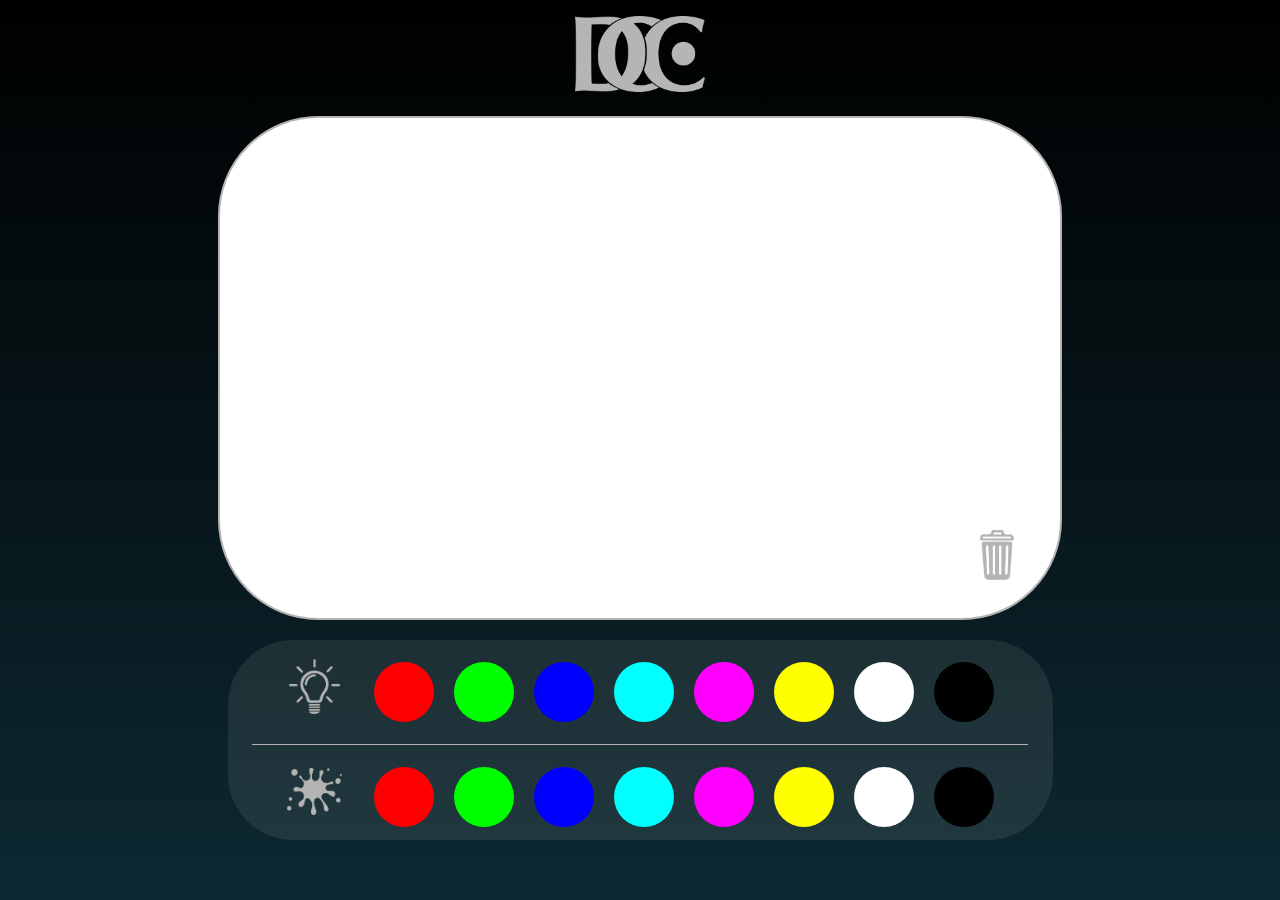
<file: index.html>
<!DOCTYPE html>
<html lang="en">
<head>
    <meta charset="UTF-8">
    <meta name="viewport" content="width=1024">
    <meta name="description" content="A basic color calculator, mixer, and combinator that calculates both additive and subtractive colors.">
    <meta name="author" content="Hadi Alqattan <alqattanhadizaki@gmail.com>">
    <meta name="robots" content="index, follow">
    <link rel="icon" href="./assets/favicon.png" type="image/x-icon">
    <link rel="stylesheet" href="style.css">
    <link rel="stylesheet" href="colors.css">
    <title>DC Colors</title>
</head>
<body>
    <header>
        <center>
            <a href="credits.html">
                <img src="./assets/dcc_logo.png" alt="DC Colors logo" width="130"/>
            </a>
        </center>
    </header>
    <main>
        <center>
            <div id="result">
                <span class="trush" id="trush-icon"></span>
            </div>
            <div class="packet">
                <div class="palette" id="lights">
                    <span class="icon" id="light-icon">
 
                    </span>
                    <span class="color primary" id="red">

                    </span>
                    <span class="color primary" id="green">

                    </span>
                    <span class="color primary" id="blue">

                    </span>
                    <span class="color secondary" id="cyan">

                    </span>
                    <span class="color secondary" id="magenta">

                    </span>
                    <span class="color secondary" id="yellow">

                    </span>
                    <span class="color white" id="white">

                    </span>
                    <span class="color black" id="black">

                    </span>
                </div>
                <div class="line">

                </div>
                <div class="palette" id="paint">
                    <span class="icon" id="splats-icon">
                        
                    </span>
                    <span class="color primary" id="red">

                    </span>
                    <span class="color primary" id="green">

                    </span>
                    <span class="color primary" id="blue">

                    </span>
                    <span class="color secondary" id="cyan">

                    </span>
                    <span class="color secondary" id="magenta">

                    </span>
                    <span class="color secondary" id="yellow">

                    </span>
                    <span class="color white" id="white">

                    </span>
                    <span class="color black" id="black">

                    </span>
                </div>
            </div>
        </center>
    </main>
    <!--<footer></footer>-->
</body>
<script src="https://ajax.googleapis.com/ajax/libs/jquery/3.5.1/jquery.min.js"></script>
<script src="main.js"></script>
</html>
</file>
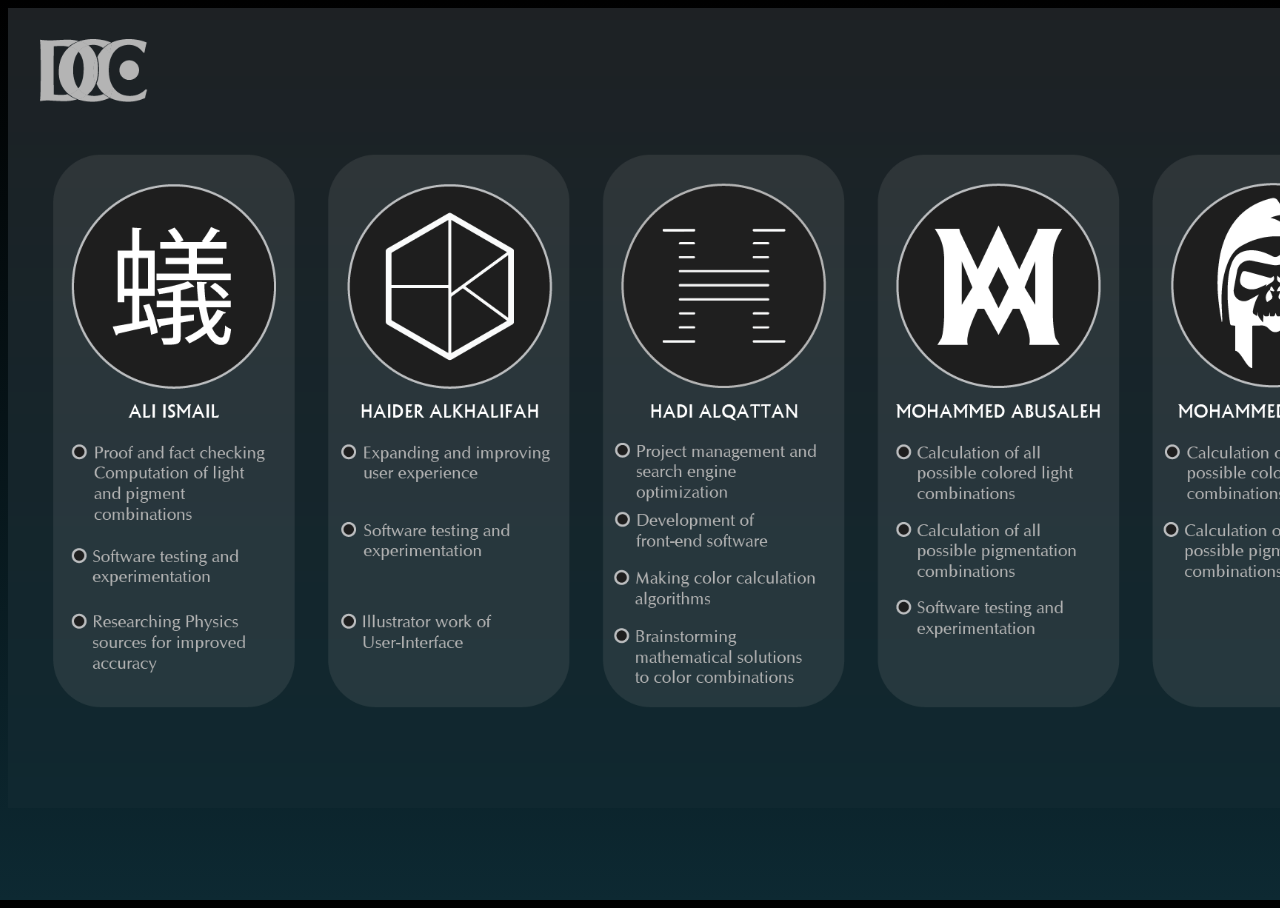
<file: credits.html>
<html>
    <head>
        <title>DC Colors</title>
        <style>
            html {
                overflow: hidden !important;
            }
            body {
                background-image: linear-gradient(to bottom, #000000 , #0d2932);
                height: 100%;
                width: 100%;
                position: absolute;
            }
            #credits{
                height: 50rem;
            }
        </style>
    </head>
    <body>
        <center>
            <a href="index.html">
                <img src="./assets/credits.png" id="credits"/>
            </a>
        </center>
    </body>
</html>
</file>
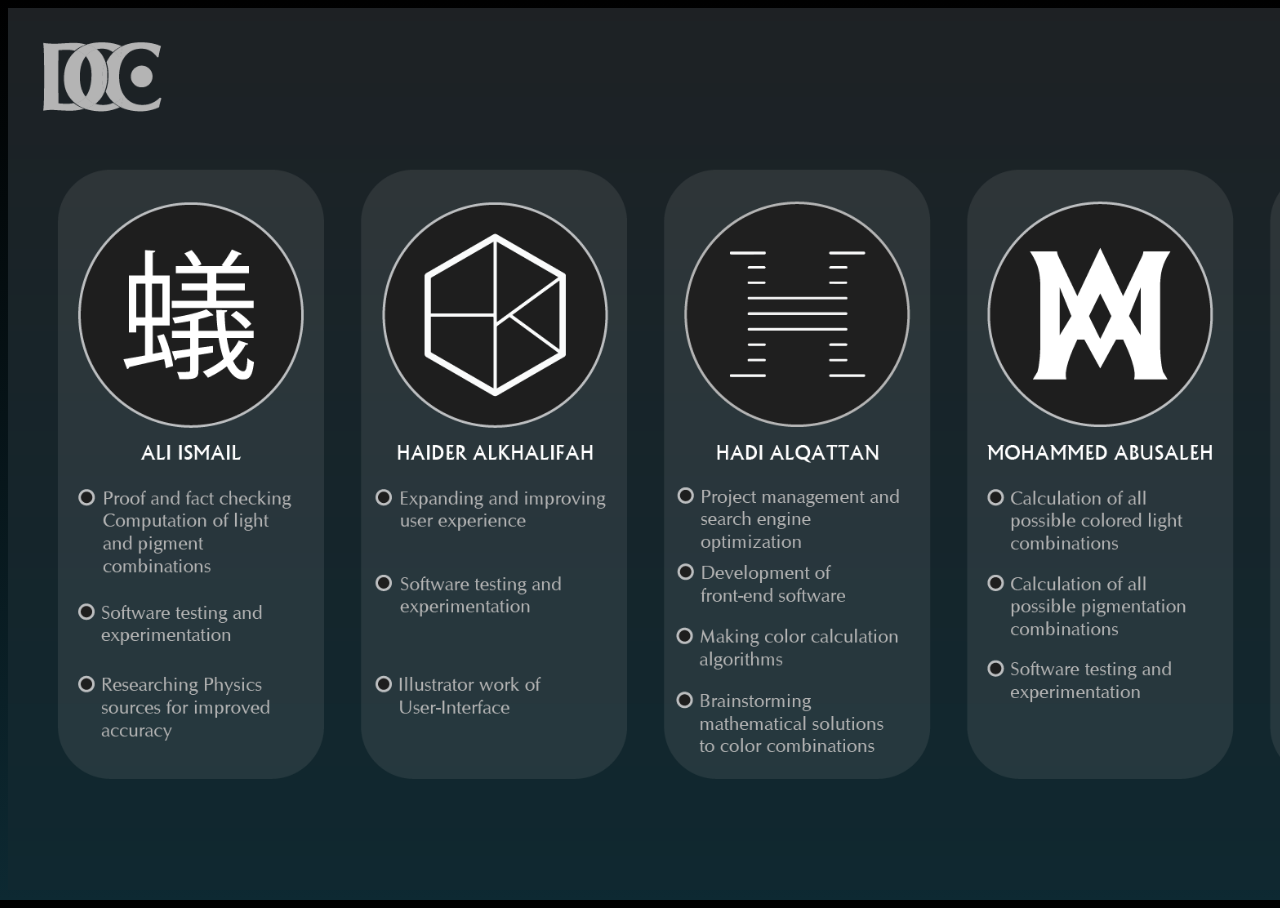
<file: docs/credits.html>
<html>
    <header>
        <title>DC Colors</title>
        <style>
            html {
                overflow: hidden !important;
            }
            body {
                background-image: linear-gradient(to bottom, #000000 , #0d2932);
                height: 100%;
                width: 100%;
                position: absolute;
            }
            #credits{
                height: 98%; 
            }
        </style>
    </header>
    <body>
        <center>
            <a href="index.html">
                <img src="./assets/credits.png" id="credits"/>
            </a>
        </center>
    </body>
</html>
</file>
<file: style.css>
html, body {
    background-image: linear-gradient(to bottom, #000000 , #0d2932);
    margin: 0;
    height: 100%;
    width: 100%;
    overflow: hidden;
}

header {
    background: rgba(9,26,40, 0);
    height: 100px;
    margin-top: 1.25%;
}
 
#result{
    background-color: #ffffff;
    border: 2px solid rgba(180, 180, 180, 1);
    border-radius: 100px;
    width: 840px;
    height: 500px;
    margin-bottom: 20px;
    position: relative;
}
</file>
<file: colors.css>
.packet {
    background-color: rgba(180, 180, 180, 0.12);
    border-radius: 65px;
    height: 200px;
    width: 825px;
}

.line {
    border-bottom: 1px solid #b4b4b4;
    width: 94%;
}

.palette {
    height: 100px;
    width: 825px;
    margin-bottom: 4px;
}

#light-icon {
    background-image: url("./assets/light_icon_64px.png");
    background-size: contain;
}

#splats-icon {
    background-image: url("./assets/color_splats.png");
    background-size: contain;
}

#trush-icon {
    background-image: url("./assets/trush_64px.png");
    background-size: contain;
}

.trush {
    height: 50px;
    width: 50px;
    margin: 38px;
    display: inline-block;
    background-repeat: no-repeat;
    background-position: center;
    position: absolute;
    bottom: 0;
    right: 0;
}

.icon {
    height: 55px;
    width: 55px;
    margin: 0px 20px 16px 8px;
    display: inline-block;
    background-repeat: no-repeat;
    background-position: center;
}

.color{
    height: 60px;
    width: 60px;
    margin: 22px 8px 8px;
    border-radius: 50%;
    background: #535353;
    display: inline-block;
}

.color:hover{
    opacity: 90%;
}

/*===================================*/

/* - RGB - */
#red{
    background-color: rgb(255, 0, 0);
}

#green{
    background-color: rgb(0, 255, 0);
}

#blue{
    background-color: rgb(0, 0, 255);
}

/* - CMY - */
#cyan{
    background-color: rgb(0, 255, 255);
}

#magenta{
    background-color: rgb(255, 0, 255);
}

#yellow{
    background-color: rgb(255, 255, 0);
}

/* - B & W - */
#white{
    background-color: rgb(255, 255, 255);
}

#black{
    background-color: rgb(0, 0, 0);
}
</file>
